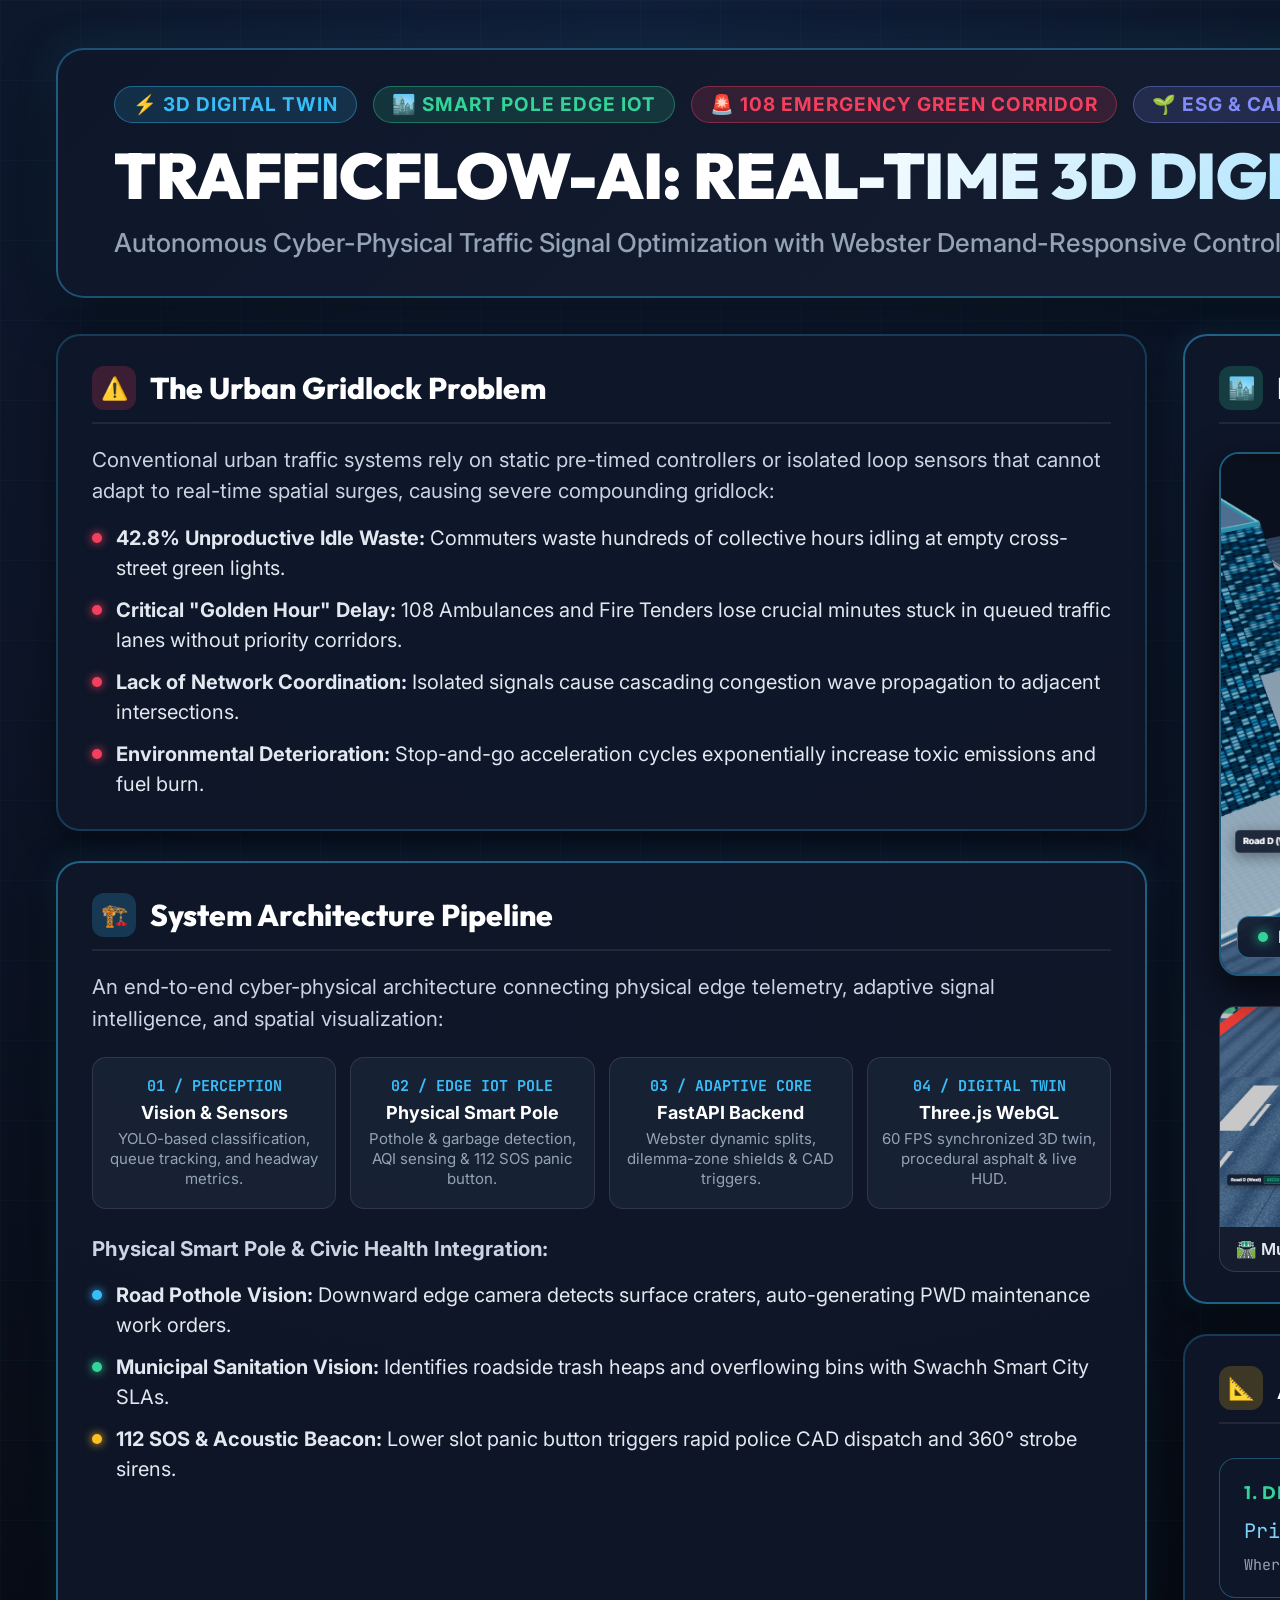
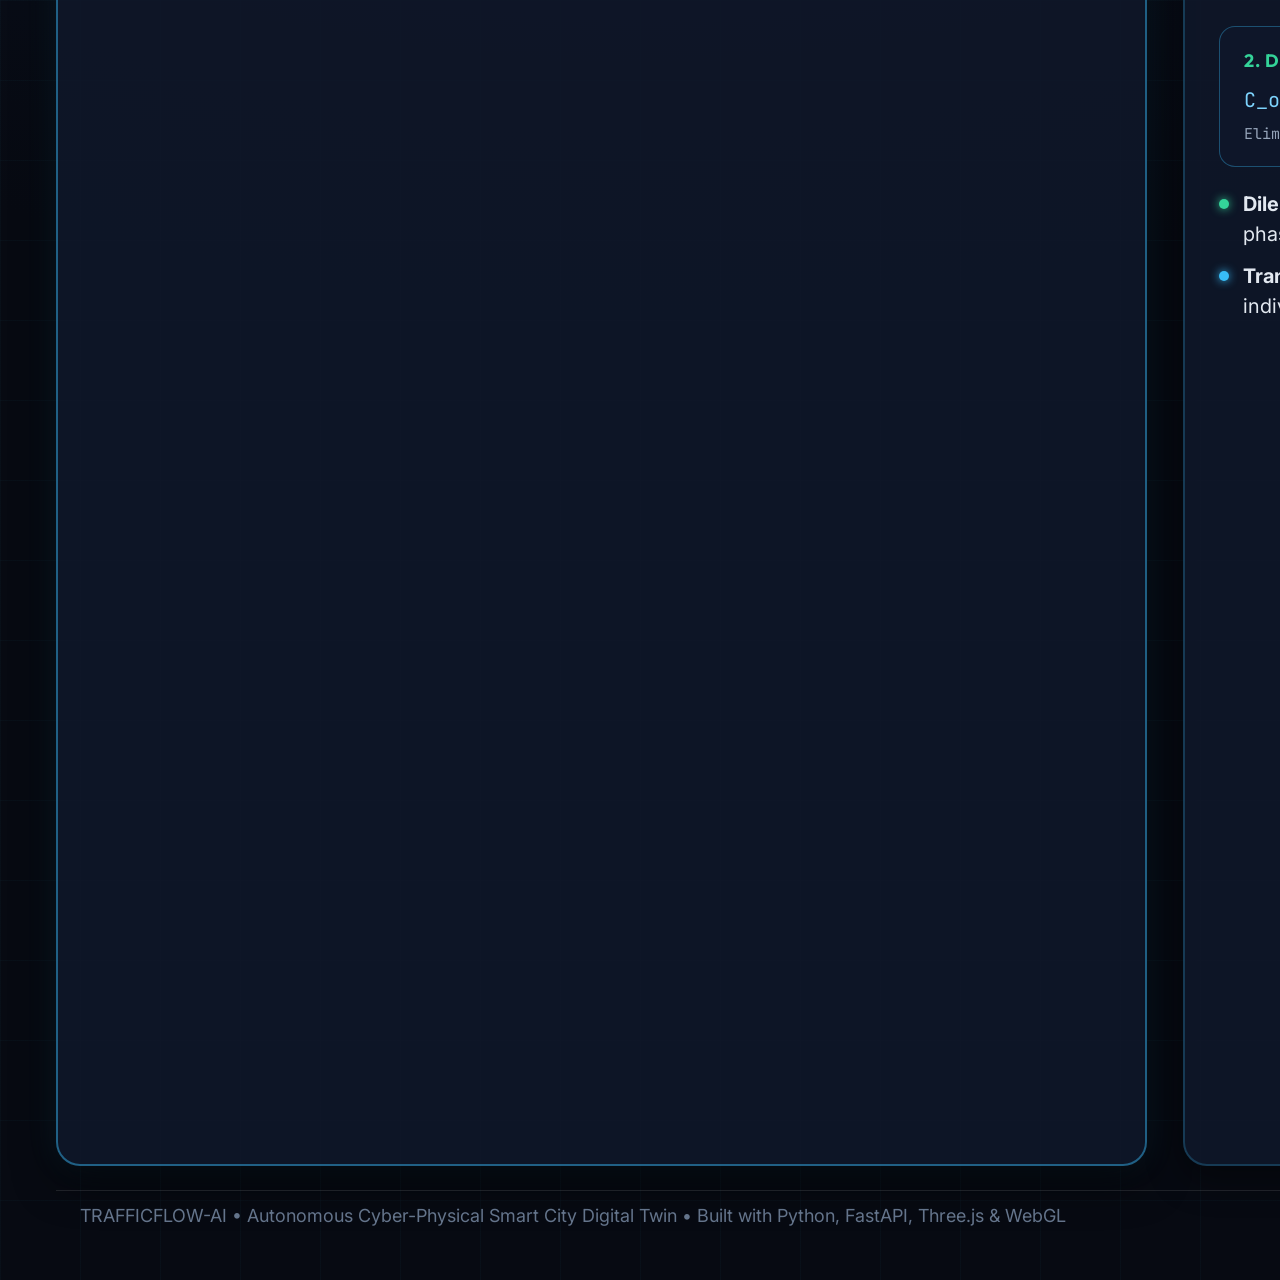
<file: poster/index.html>
<!DOCTYPE html>
<html lang="en">
<head>
  <meta charset="UTF-8">
  <meta name="viewport" content="width=device-width, initial-scale=1.0">
  <title>TRAFFICFLOW-AI Academic Poster</title>
  <link rel="preconnect" href="https://fonts.googleapis.com">
  <link rel="preconnect" href="https://fonts.gstatic.com" crossorigin>
  <link href="https://fonts.googleapis.com/css2?family=Inter:wght@300;400;500;600;700;800;900&family=JetBrains+Mono:wght@400;600;700&family=Outfit:wght@500;700;800;900&display=swap" rel="stylesheet">
  <style>
    :root {
      --bg-dark: #070a12;
      --card-bg: rgba(15, 23, 42, 0.88);
      --card-border: rgba(56, 189, 248, 0.22);
      --cyan: #38bdf8;
      --emerald: #34d399;
      --amber: #fbbf24;
      --rose: #f43f5e;
      --indigo: #818cf8;
      --text-main: #f1f5f9;
      --text-muted: #94a3b8;
      --text-dim: #64748b;
    }

    * {
      box-sizing: border-box;
      margin: 0;
      padding: 0;
    }

    @page {
      size: 48in 36in;
      margin: 0;
    }

    body {
      width: 3840px;
      height: 2880px;
      background: radial-gradient(circle at 50% 0%, #111e38 0%, var(--bg-dark) 65%);
      color: var(--text-main);
      font-family: 'Inter', -apple-system, sans-serif;
      overflow: hidden;
      display: flex;
      flex-direction: column;
      padding: 48px 56px 40px 56px;
      position: relative;
    }

    /* Ambient background grid */
    body::before {
      content: "";
      position: absolute;
      top: 0; left: 0; right: 0; bottom: 0;
      background-image: 
        linear-gradient(rgba(56, 189, 248, 0.03) 1px, transparent 1px),
        linear-gradient(90deg, rgba(56, 189, 248, 0.03) 1px, transparent 1px);
      background-size: 80px 80px;
      pointer-events: none;
      z-index: 0;
    }

    /* Top Header Banner */
    header {
      position: relative;
      z-index: 10;
      background: linear-gradient(135deg, rgba(15, 23, 42, 0.95), rgba(30, 41, 59, 0.85));
      border: 2px solid rgba(56, 189, 248, 0.35);
      border-radius: 28px;
      padding: 36px 56px;
      box-shadow: 0 20px 50px rgba(0, 0, 0, 0.6), 0 0 40px rgba(56, 189, 248, 0.15);
      display: flex;
      justify-content: space-between;
      align-items: center;
      margin-bottom: 36px;
    }

    .header-left {
      max-width: 2750px;
    }

    .badge-bar {
      display: flex;
      gap: 16px;
      margin-bottom: 16px;
    }

    .badge {
      display: inline-flex;
      align-items: center;
      gap: 8px;
      padding: 6px 18px;
      border-radius: 9999px;
      font-size: 19px;
      font-weight: 700;
      text-transform: uppercase;
      letter-spacing: 1px;
    }

    .badge-cyan { background: rgba(56, 189, 248, 0.15); color: var(--cyan); border: 1.5px solid rgba(56, 189, 248, 0.4); }
    .badge-emerald { background: rgba(52, 211, 153, 0.15); color: var(--emerald); border: 1.5px solid rgba(52, 211, 153, 0.4); }
    .badge-rose { background: rgba(244, 63, 94, 0.15); color: var(--rose); border: 1.5px solid rgba(244, 63, 94, 0.4); }
    .badge-indigo { background: rgba(129, 140, 248, 0.15); color: var(--indigo); border: 1.5px solid rgba(129, 140, 248, 0.4); }

    h1 {
      font-family: 'Outfit', sans-serif;
      font-size: 64px;
      font-weight: 900;
      line-height: 1.15;
      letter-spacing: -0.5px;
      background: linear-gradient(110deg, #ffffff 30%, #7dd3fc 70%, #34d399 100%);
      -webkit-background-clip: text;
      -webkit-text-fill-color: transparent;
      margin-bottom: 12px;
    }

    .header-subtitle {
      font-size: 26px;
      color: var(--text-muted);
      font-weight: 500;
      line-height: 1.35;
    }

    .header-meta {
      display: flex;
      flex-direction: column;
      align-items: flex-end;
      text-align: right;
      gap: 10px;
    }

    .meta-dept {
      font-size: 24px;
      font-weight: 700;
      color: var(--cyan);
      letter-spacing: 0.5px;
    }

    .meta-authors {
      font-size: 22px;
      color: #e2e8f0;
      font-weight: 600;
    }

    .meta-guide {
      font-size: 19px;
      color: var(--text-dim);
    }

    /* Main Poster Body: 3 Balanced Columns */
    main {
      position: relative;
      z-index: 10;
      display: grid;
      grid-template-columns: 1fr 1.35fr 1fr;
      gap: 36px;
      flex: 1;
      min-height: 0;
    }

    .col {
      display: flex;
      flex-direction: column;
      gap: 30px;
      min-height: 0;
    }

    /* Standard Card Container */
    .card {
      background: var(--card-bg);
      border: 2px solid var(--card-border);
      border-radius: 24px;
      padding: 30px 34px;
      box-shadow: 0 12px 36px rgba(0, 0, 0, 0.45);
      position: relative;
      display: flex;
      flex-direction: column;
    }

    .card-highlight {
      border-color: rgba(56, 189, 248, 0.45);
      box-shadow: 0 16px 40px rgba(0, 0, 0, 0.6), 0 0 30px rgba(56, 189, 248, 0.12);
    }

    .card-title {
      display: flex;
      align-items: center;
      gap: 14px;
      font-family: 'Outfit', sans-serif;
      font-size: 30px;
      font-weight: 800;
      color: #ffffff;
      margin-bottom: 20px;
      border-bottom: 2px solid rgba(255, 255, 255, 0.08);
      padding-bottom: 12px;
    }

    .card-title-icon {
      width: 44px;
      height: 44px;
      border-radius: 12px;
      display: flex;
      align-items: center;
      justify-content: center;
      font-size: 22px;
      flex-shrink: 0;
    }

    .icon-cyan { background: rgba(56, 189, 248, 0.2); color: var(--cyan); }
    .icon-emerald { background: rgba(52, 211, 153, 0.2); color: var(--emerald); }
    .icon-rose { background: rgba(244, 63, 94, 0.2); color: var(--rose); }
    .icon-amber { background: rgba(251, 191, 36, 0.2); color: var(--amber); }
    .icon-indigo { background: rgba(129, 140, 248, 0.2); color: var(--indigo); }

    /* Typography & Lists */
    p {
      font-size: 20.5px;
      color: #cbd5e1;
      line-height: 1.55;
      margin-bottom: 16px;
    }

    .bullet-list {
      list-style: none;
      display: flex;
      flex-direction: column;
      gap: 12px;
    }

    .bullet-item {
      display: flex;
      align-items: flex-start;
      gap: 14px;
      font-size: 20px;
      line-height: 1.5;
      color: #e2e8f0;
    }

    .bullet-dot {
      width: 10px;
      height: 10px;
      border-radius: 50%;
      margin-top: 10px;
      flex-shrink: 0;
    }

    .dot-cyan { background: var(--cyan); box-shadow: 0 0 10px var(--cyan); }
    .dot-emerald { background: var(--emerald); box-shadow: 0 0 10px var(--emerald); }
    .dot-rose { background: var(--rose); box-shadow: 0 0 10px var(--rose); }
    .dot-amber { background: var(--amber); box-shadow: 0 0 10px var(--amber); }

    /* Architecture Grid */
    .arch-flow {
      display: grid;
      grid-template-columns: repeat(4, 1fr);
      gap: 14px;
      margin-top: 6px;
    }

    .arch-step {
      background: rgba(30, 41, 59, 0.65);
      border: 1.5px solid rgba(255, 255, 255, 0.1);
      border-radius: 14px;
      padding: 18px 14px;
      text-align: center;
    }

    .arch-step-num {
      font-family: 'JetBrains Mono', monospace;
      font-size: 15px;
      font-weight: 700;
      color: var(--cyan);
      margin-bottom: 6px;
    }

    .arch-step-title {
      font-size: 18px;
      font-weight: 700;
      color: #ffffff;
      margin-bottom: 6px;
    }

    .arch-step-desc {
      font-size: 15px;
      color: var(--text-muted);
      line-height: 1.35;
    }

    /* Math Box */
    .formula-box {
      background: rgba(15, 23, 42, 0.95);
      border: 1.5px solid rgba(56, 189, 248, 0.35);
      border-radius: 16px;
      padding: 20px 24px;
      margin: 14px 0;
      font-family: 'JetBrains Mono', monospace;
      font-size: 20px;
      color: #7dd3fc;
      line-height: 1.6;
    }

    .formula-title {
      font-family: 'Outfit', sans-serif;
      font-size: 18px;
      font-weight: 700;
      color: var(--emerald);
      text-transform: uppercase;
      letter-spacing: 0.8px;
      margin-bottom: 8px;
    }

    /* Hero 3D Centerpiece */
    .hero-container {
      position: relative;
      border-radius: 20px;
      overflow: hidden;
      border: 2px solid rgba(56, 189, 248, 0.4);
      box-shadow: 0 16px 40px rgba(0, 0, 0, 0.7);
      margin: 8px 0 20px 0;
    }

    .hero-img {
      width: 100%;
      height: 520px;
      object-fit: cover;
      display: block;
    }

    .hero-overlay-tag {
      position: absolute;
      bottom: 16px;
      left: 16px;
      background: rgba(15, 23, 42, 0.9);
      backdrop-filter: blur(8px);
      border: 1px solid rgba(56, 189, 248, 0.5);
      padding: 10px 20px;
      border-radius: 12px;
      font-size: 17px;
      font-weight: 600;
      color: #ffffff;
      display: flex;
      align-items: center;
      gap: 10px;
    }

    .pulse-dot {
      width: 10px;
      height: 10px;
      border-radius: 50%;
      background: var(--emerald);
      box-shadow: 0 0 12px var(--emerald);
    }

    /* Dual Thumbnail Strip */
    .thumb-grid {
      display: grid;
      grid-template-columns: 1fr 1fr;
      gap: 18px;
      margin-top: 10px;
    }

    .thumb-card {
      border-radius: 16px;
      overflow: hidden;
      border: 1.5px solid rgba(255, 255, 255, 0.12);
      background: rgba(30, 41, 59, 0.4);
    }

    .thumb-card img {
      width: 100%;
      height: 220px;
      object-fit: cover;
      display: block;
    }

    .thumb-card-caption {
      padding: 12px 16px;
      font-size: 16.5px;
      color: #e2e8f0;
      font-weight: 600;
    }

    /* Metrics Table & Stats Cards */
    .stats-row {
      display: grid;
      grid-template-columns: repeat(3, 1fr);
      gap: 16px;
      margin: 14px 0 20px 0;
    }

    .stat-pill {
      background: linear-gradient(145deg, rgba(30, 41, 59, 0.8), rgba(15, 23, 42, 0.9));
      border: 1.5px solid rgba(255, 255, 255, 0.1);
      border-radius: 18px;
      padding: 20px 16px;
      text-align: center;
    }

    .stat-val {
      font-family: 'Outfit', sans-serif;
      font-size: 44px;
      font-weight: 900;
      line-height: 1.1;
      margin-bottom: 6px;
    }

    .stat-val-cyan { color: var(--cyan); }
    .stat-val-emerald { color: var(--emerald); }
    .stat-val-rose { color: var(--rose); }

    .stat-lbl {
      font-size: 16px;
      font-weight: 600;
      color: var(--text-muted);
      text-transform: uppercase;
      letter-spacing: 0.5px;
    }

    /* Benchmark Comparison Table */
    .bench-table {
      width: 100%;
      border-collapse: collapse;
      margin-top: 10px;
      font-size: 18px;
    }

    .bench-table th {
      background: rgba(30, 41, 59, 0.85);
      color: var(--cyan);
      text-align: left;
      padding: 14px 18px;
      font-family: 'Outfit', sans-serif;
      font-size: 19px;
      font-weight: 700;
      border-bottom: 2px solid rgba(56, 189, 248, 0.3);
    }

    .bench-table td {
      padding: 14px 18px;
      border-bottom: 1px solid rgba(255, 255, 255, 0.08);
      color: #e2e8f0;
    }

    .bench-table tr:hover td {
      background: rgba(56, 189, 248, 0.04);
    }

    .highlight-cell {
      font-family: 'JetBrains Mono', monospace;
      font-weight: 700;
      color: var(--emerald);
    }

    /* Live QR Demo Section */
    .qr-container {
      display: flex;
      align-items: center;
      gap: 28px;
      background: linear-gradient(135deg, rgba(30, 41, 59, 0.9), rgba(15, 23, 42, 0.95));
      border: 2px solid var(--emerald);
      border-radius: 20px;
      padding: 24px 28px;
      box-shadow: 0 10px 30px rgba(52, 211, 153, 0.15);
      margin-top: auto;
    }

    .qr-img {
      width: 160px;
      height: 160px;
      border-radius: 12px;
      background: #ffffff;
      padding: 6px;
      flex-shrink: 0;
      box-shadow: 0 4px 16px rgba(0, 0, 0, 0.5);
    }

    .qr-info h4 {
      font-family: 'Outfit', sans-serif;
      font-size: 24px;
      font-weight: 800;
      color: var(--emerald);
      margin-bottom: 8px;
    }

    .qr-info p {
      font-size: 18px;
      color: #cbd5e1;
      line-height: 1.45;
      margin-bottom: 8px;
    }

    .qr-url {
      font-family: 'JetBrains Mono', monospace;
      font-size: 15px;
      color: var(--cyan);
      word-break: break-all;
    }

    /* Footer info */
    footer {
      position: relative;
      z-index: 10;
      margin-top: 24px;
      display: flex;
      justify-content: space-between;
      align-items: center;
      padding: 14px 24px;
      border-top: 1px solid rgba(255, 255, 255, 0.1);
      font-size: 18px;
      color: var(--text-dim);
    }
  </style>
</head>
<body>

  <!-- HEADER -->
  <header>
    <div class="header-left">
      <div class="badge-bar">
        <span class="badge badge-cyan">⚡ 3D Digital Twin</span>
        <span class="badge badge-emerald">🏙️ Smart Pole Edge IoT</span>
        <span class="badge badge-rose">🚨 108 Emergency Green Corridor</span>
        <span class="badge badge-indigo">🌱 ESG & Carbon Analytics</span>
      </div>
      <h1>TRAFFICFLOW-AI: REAL-TIME 3D DIGITAL TWIN & SMART POLE EDGE IOT</h1>
      <div class="header-subtitle">
        Autonomous Cyber-Physical Traffic Signal Optimization with Webster Demand-Responsive Control, Dilemma-Zone Shielding & Automated Emergency Corridors
      </div>
    </div>
    <div class="header-meta">
      <div class="meta-dept">DEPARTMENT OF COMPUTER SCIENCE & ENGINEERING</div>
      <div class="meta-authors">Academic Project & Research Showcase</div>
      <div class="meta-guide">Autonomous Smart Cities & Cyber-Physical Systems Lab</div>
    </div>
  </header>

  <!-- MAIN POSTER: 3 COLUMNS -->
  <main>

    <!-- ==================== COLUMN 1 ==================== -->
    <div class="col">

      <!-- Problem Statement -->
      <div class="card">
        <div class="card-title">
          <div class="card-title-icon icon-rose">⚠️</div>
          The Urban Gridlock Problem
        </div>
        <p>
          Conventional urban traffic systems rely on static pre-timed controllers or isolated loop sensors that cannot adapt to real-time spatial surges, causing severe compounding gridlock:
        </p>
        <ul class="bullet-list">
          <li class="bullet-item">
            <div class="bullet-dot dot-rose"></div>
            <div><strong>42.8% Unproductive Idle Waste:</strong> Commuters waste hundreds of collective hours idling at empty cross-street green lights.</div>
          </li>
          <li class="bullet-item">
            <div class="bullet-dot dot-rose"></div>
            <div><strong>Critical "Golden Hour" Delay:</strong> 108 Ambulances and Fire Tenders lose crucial minutes stuck in queued traffic lanes without priority corridors.</div>
          </li>
          <li class="bullet-item">
            <div class="bullet-dot dot-rose"></div>
            <div><strong>Lack of Network Coordination:</strong> Isolated signals cause cascading congestion wave propagation to adjacent intersections.</div>
          </li>
          <li class="bullet-item">
            <div class="bullet-dot dot-rose"></div>
            <div><strong>Environmental Deterioration:</strong> Stop-and-go acceleration cycles exponentially increase toxic emissions and fuel burn.</div>
          </li>
        </ul>
      </div>

      <!-- System Architecture -->
      <div class="card card-highlight" style="flex: 1;">
        <div class="card-title">
          <div class="card-title-icon icon-cyan">🏗️</div>
          System Architecture Pipeline
        </div>
        <p>
          An end-to-end cyber-physical architecture connecting physical edge telemetry, adaptive signal intelligence, and spatial visualization:
        </p>

        <div class="arch-flow">
          <div class="arch-step">
            <div class="arch-step-num">01 / PERCEPTION</div>
            <div class="arch-step-title">Vision & Sensors</div>
            <div class="arch-step-desc">YOLO-based classification, queue tracking, and headway metrics.</div>
          </div>
          <div class="arch-step">
            <div class="arch-step-num">02 / EDGE IOT POLE</div>
            <div class="arch-step-title">Physical Smart Pole</div>
            <div class="arch-step-desc">Pothole & garbage detection, AQI sensing & 112 SOS panic button.</div>
          </div>
          <div class="arch-step">
            <div class="arch-step-num">03 / ADAPTIVE CORE</div>
            <div class="arch-step-title">FastAPI Backend</div>
            <div class="arch-step-desc">Webster dynamic splits, dilemma-zone shields & CAD triggers.</div>
          </div>
          <div class="arch-step">
            <div class="arch-step-num">04 / DIGITAL TWIN</div>
            <div class="arch-step-title">Three.js WebGL</div>
            <div class="arch-step-desc">60 FPS synchronized 3D twin, procedural asphalt & live HUD.</div>
          </div>
        </div>

        <div style="margin-top: 24px;">
          <p><strong>Physical Smart Pole & Civic Health Integration:</strong></p>
          <ul class="bullet-list">
            <li class="bullet-item">
              <div class="bullet-dot dot-cyan"></div>
              <div><strong>Road Pothole Vision:</strong> Downward edge camera detects surface craters, auto-generating PWD maintenance work orders.</div>
            </li>
            <li class="bullet-item">
              <div class="bullet-dot dot-emerald"></div>
              <div><strong>Municipal Sanitation Vision:</strong> Identifies roadside trash heaps and overflowing bins with Swachh Smart City SLAs.</div>
            </li>
            <li class="bullet-item">
              <div class="bullet-dot dot-amber"></div>
              <div><strong>112 SOS & Acoustic Beacon:</strong> Lower slot panic button triggers rapid police CAD dispatch and 360° strobe sirens.</div>
            </li>
          </ul>
        </div>
      </div>

    </div>

    <!-- ==================== COLUMN 2 ==================== -->
    <div class="col">

      <!-- Hero 3D Simulation View -->
      <div class="card card-highlight">
        <div class="card-title">
          <div class="card-title-icon icon-emerald">🏙️</div>
          High-Fidelity 3D Digital Twin Visualizer
        </div>
        
        <div class="hero-container">
          <img src="assets/screenshot_realistic_roads_overview.png" alt="TrafficFlow-AI 3D Digital Twin Hero" class="hero-img">
          <div class="hero-overlay-tag">
            <div class="pulse-dot"></div>
            <span>LIVE WEBGL SIMULATION • 60 FPS SPATIAL SYNCHRONIZATION</span>
          </div>
        </div>

        <!-- Thumbnails of realistic roadway details -->
        <div class="thumb-grid">
          <div class="thumb-card">
            <img src="assets/screenshot_realistic_roads_approach_arrows.png" alt="Stenciled Arrows and Lane Divides">
            <div class="thumb-card-caption">🛣️ Multi-Lane Markings & Stenciled Directional Turn Arrows</div>
          </div>
          <div class="thumb-card">
            <img src="assets/screenshot_realistic_roads_curbs_sidewalks.png" alt="Sidewalk and Urban Infrastructure">
            <div class="thumb-card-caption">🚶 Raised Pedestrian Plazas, Curbs & Drainage Grates</div>
          </div>
        </div>
      </div>

      <!-- Algorithmic Formulation -->
      <div class="card" style="flex: 1;">
        <div class="card-title">
          <div class="card-title-icon icon-amber">📐</div>
          Adaptive Decision Logic & Mathematical Formulation
        </div>

        <div class="formula-box">
          <div class="formula-title">1. Demand-Responsive Priority Scoring</div>
          Priority_r = (w_q · Q_r) + (w_w · W_r) + (w_t · T_r) + DilemmaZoneShield(v, d)
          <div style="font-size: 15px; color: #94a3b8; margin-top: 6px;">
            Where: Q_r = queue length, W_r = wait latency, T_r = transit vehicle weight (buses/trams), v = platoon approach speed.
          </div>
        </div>

        <div class="formula-box">
          <div class="formula-title">2. Dynamic Cycle & Green Split Allocation (Webster-Equated)</div>
          C_opt = (1.5 · L + 5) / (1 - ∑ y_i),     g_i = (y_i / Y) · (C_opt - L)
          <div style="font-size: 15px; color: #94a3b8; margin-top: 6px;">
            Eliminates wasted green time by allocating phase splits strictly proportional to critical flow saturation ratios (y_i = q_i / s_i).
          </div>
        </div>

        <ul class="bullet-list" style="margin-top: 8px;">
          <li class="bullet-item">
            <div class="bullet-dot dot-emerald"></div>
            <div><strong>Dilemma Zone Protection:</strong> Tracks inbound platoon deceleration thresholds; if vehicles cannot safely stop before red without severe braking, amber phase extends dynamically by up to 2.5s.</div>
          </li>
          <li class="bullet-item">
            <div class="bullet-dot dot-cyan"></div>
            <div><strong>Transit Signal Priority (TSP):</strong> Grants priority green extensions for high-capacity public buses, maximizing overall passenger throughput over individual vehicle counts.</div>
          </li>
        </ul>
      </div>

    </div>

    <!-- ==================== COLUMN 3 ==================== -->
    <div class="col">

      <!-- Emergency Preemption -->
      <div class="card">
        <div class="card-title">
          <div class="card-title-icon icon-rose">🚨</div>
          Zero-Delay Emergency Green Corridor
        </div>
        <p>
          When an authorized emergency responder (108 Ambulance, Fire Tender) is detected by CAD dispatch or acoustic sirens:
        </p>
        <ul class="bullet-list">
          <li class="bullet-item">
            <div class="bullet-dot dot-rose"></div>
            <div><strong>Autonomous Corridor Lock:</strong> Signal switches conflicting directions through standard yellow clearance, locking the emergency corridor to green.</div>
          </li>
          <li class="bullet-item">
            <div class="bullet-dot dot-emerald"></div>
            <div><strong>Zero Intersection Stagnation:</strong> Clearance times for ambulances drop from 98s in heavy congestion to 0s queue delay.</div>
          </li>
          <li class="bullet-item">
            <div class="bullet-dot dot-cyan"></div>
            <div><strong>Seamless Recovery:</strong> Once the emergency vehicle clears the conflict box, the system gracefully recovers standard phase rotation without starvation.</div>
          </li>
        </ul>
      </div>

      <!-- Benchmark Results -->
      <div class="card">
        <div class="card-title">
          <div class="card-title-icon icon-emerald">📊</div>
          Empirical Benchmarks & Verification
        </div>

        <div class="stats-row">
          <div class="stat-pill">
            <div class="stat-val stat-val-emerald">-40.4%</div>
            <div class="stat-lbl">Avg Wait Time</div>
          </div>
          <div class="stat-pill">
            <div class="stat-val stat-val-cyan">+39.0%</div>
            <div class="stat-lbl">Throughput</div>
          </div>
          <div class="stat-pill">
            <div class="stat-val stat-val-rose">0s Delay</div>
            <div class="stat-lbl">108 Corridor</div>
          </div>
        </div>

        <table class="bench-table">
          <thead>
            <tr>
              <th>Performance Metric</th>
              <th>Fixed-Time Baseline</th>
              <th>TrafficFlow-AI</th>
              <th>Improvement</th>
            </tr>
          </thead>
          <tbody>
            <tr>
              <td>Average Queue Wait Time</td>
              <td>31.2 sec</td>
              <td class="highlight-cell">18.6 sec</td>
              <td class="highlight-cell">40.4% Faster</td>
            </tr>
            <tr>
              <td>Intersection Throughput</td>
              <td>42.0 veh/min</td>
              <td class="highlight-cell">58.4 veh/min</td>
              <td class="highlight-cell">+39.0% Volume</td>
            </tr>
            <tr>
              <td>Ambulance Delay (Peak)</td>
              <td>98.0 sec</td>
              <td class="highlight-cell">0.0 sec</td>
              <td class="highlight-cell">Zero Delay</td>
            </tr>
            <tr>
              <td>Peak Queue Accumulation</td>
              <td>19 vehicles</td>
              <td class="highlight-cell">7 vehicles</td>
              <td class="highlight-cell">63.1% Lower</td>
            </tr>
          </tbody>
        </table>
      </div>

      <!-- Economic & ESG ROI -->
      <div class="card">
        <div class="card-title">
          <div class="card-title-icon icon-amber">🌱</div>
          Smart City Economic & ESG Impact
        </div>
        <p>
          Quantifiable return on investment measured through active fuel reduction, time reclamation, and emissions mitigation:
        </p>
        <ul class="bullet-list">
          <li class="bullet-item">
            <div class="bullet-dot dot-emerald"></div>
            <div><strong>₹171.4 Lakhs Projected Annual Savings:</strong> Based on 0.8 L/hr idling fuel burn savings across peak commuter volumes.</div>
          </li>
          <li class="bullet-item">
            <div class="bullet-dot dot-cyan"></div>
            <div><strong>142 Metric Tons Annual CO₂ Reduction:</strong> Drastic reduction in stop-start idling prevents heavy greenhouse gas accumulation at key junctions.</div>
          </li>
        </ul>
      </div>

      <!-- Interactive QR Code Live Demo -->
      <div class="qr-container">
        <img src="assets/qr_live_demo.png" alt="Scan to Launch 3D Simulation" class="qr-img">
        <div class="qr-info">
          <h4>📱 Interactive Live Demo</h4>
          <p>Scan with your phone to control the 3D Digital Twin, inspect live queues, and trigger 108 Emergency Corridors in real-time!</p>
          <div class="qr-url">https://fan-dock-sciences-updating.trycloudflare.com</div>
        </div>
      </div>

    </div>

  </main>

  <!-- FOOTER -->
  <footer>
    <div>TRAFFICFLOW-AI • Autonomous Cyber-Physical Smart City Digital Twin • Built with Python, FastAPI, Three.js & WebGL</div>
    <div>Class Poster Presentation • Academic Session 2026</div>
  </footer>

</body>
</html>
</file>
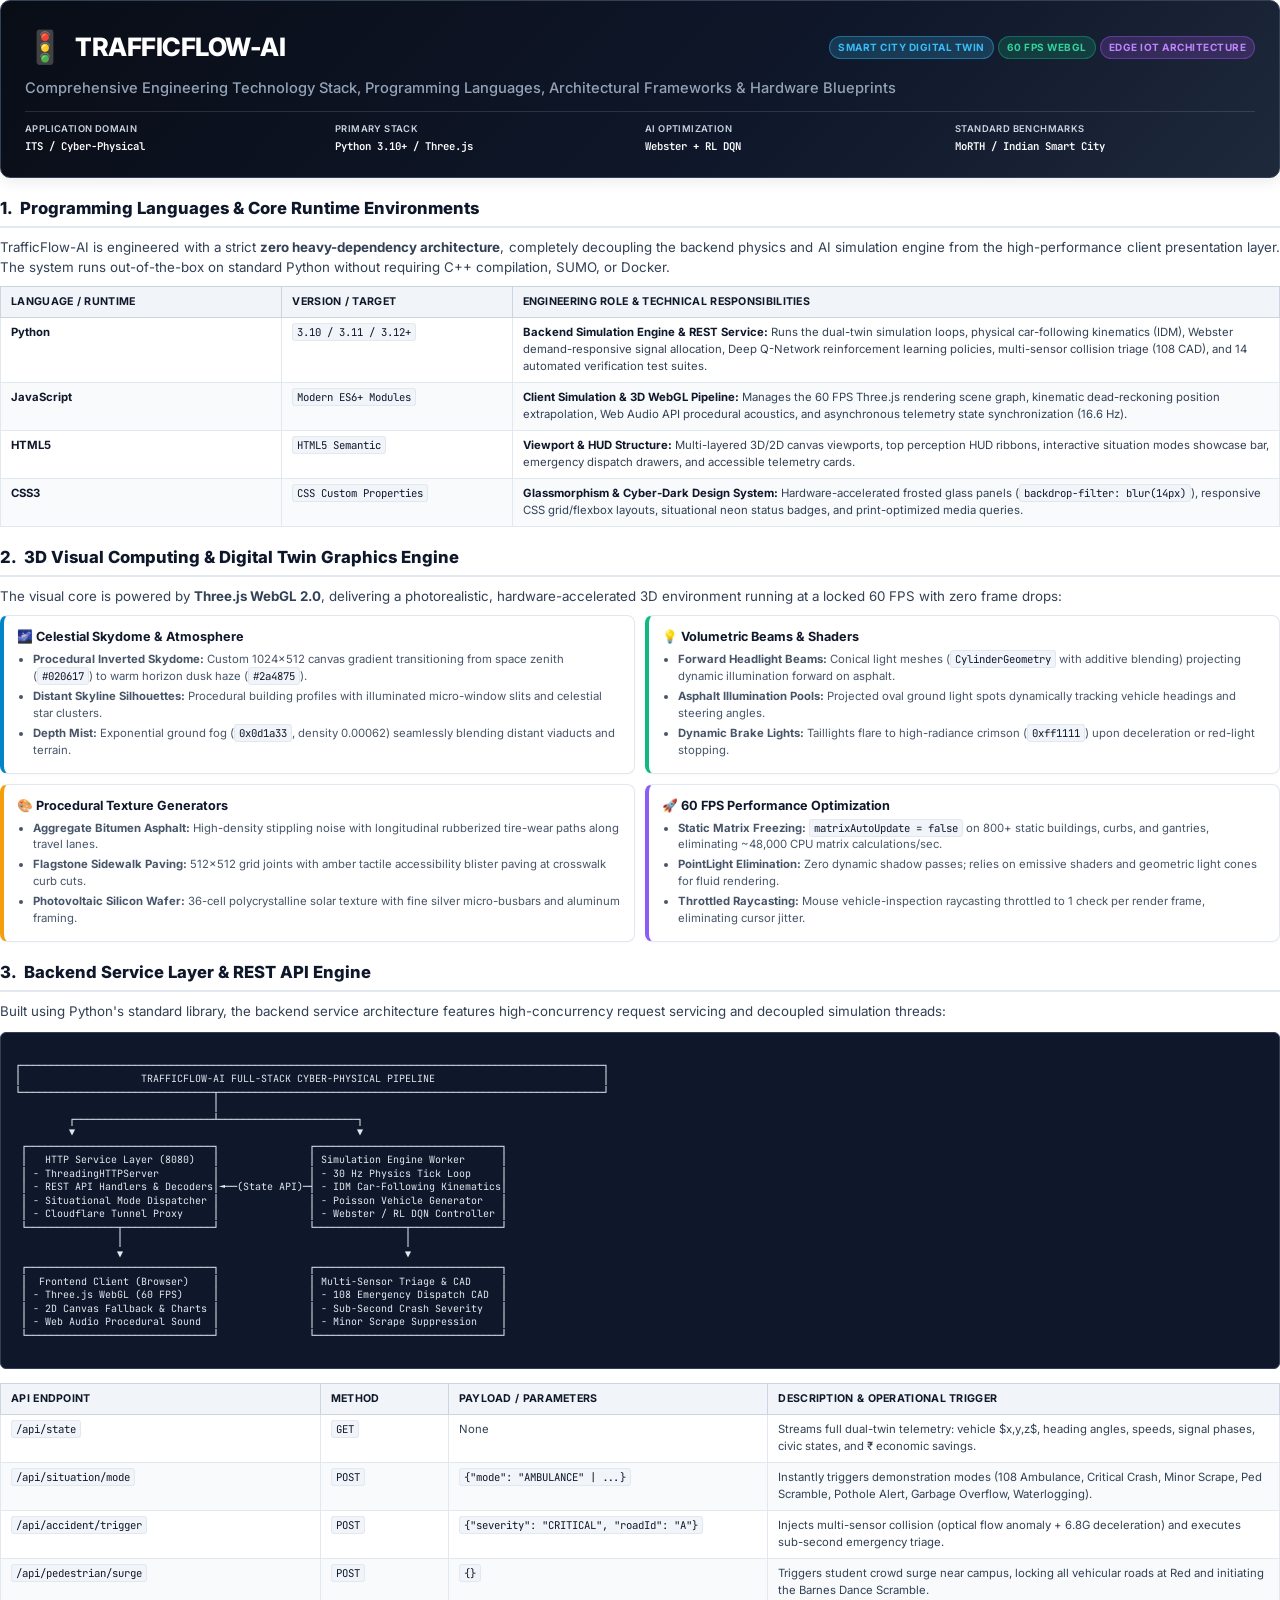
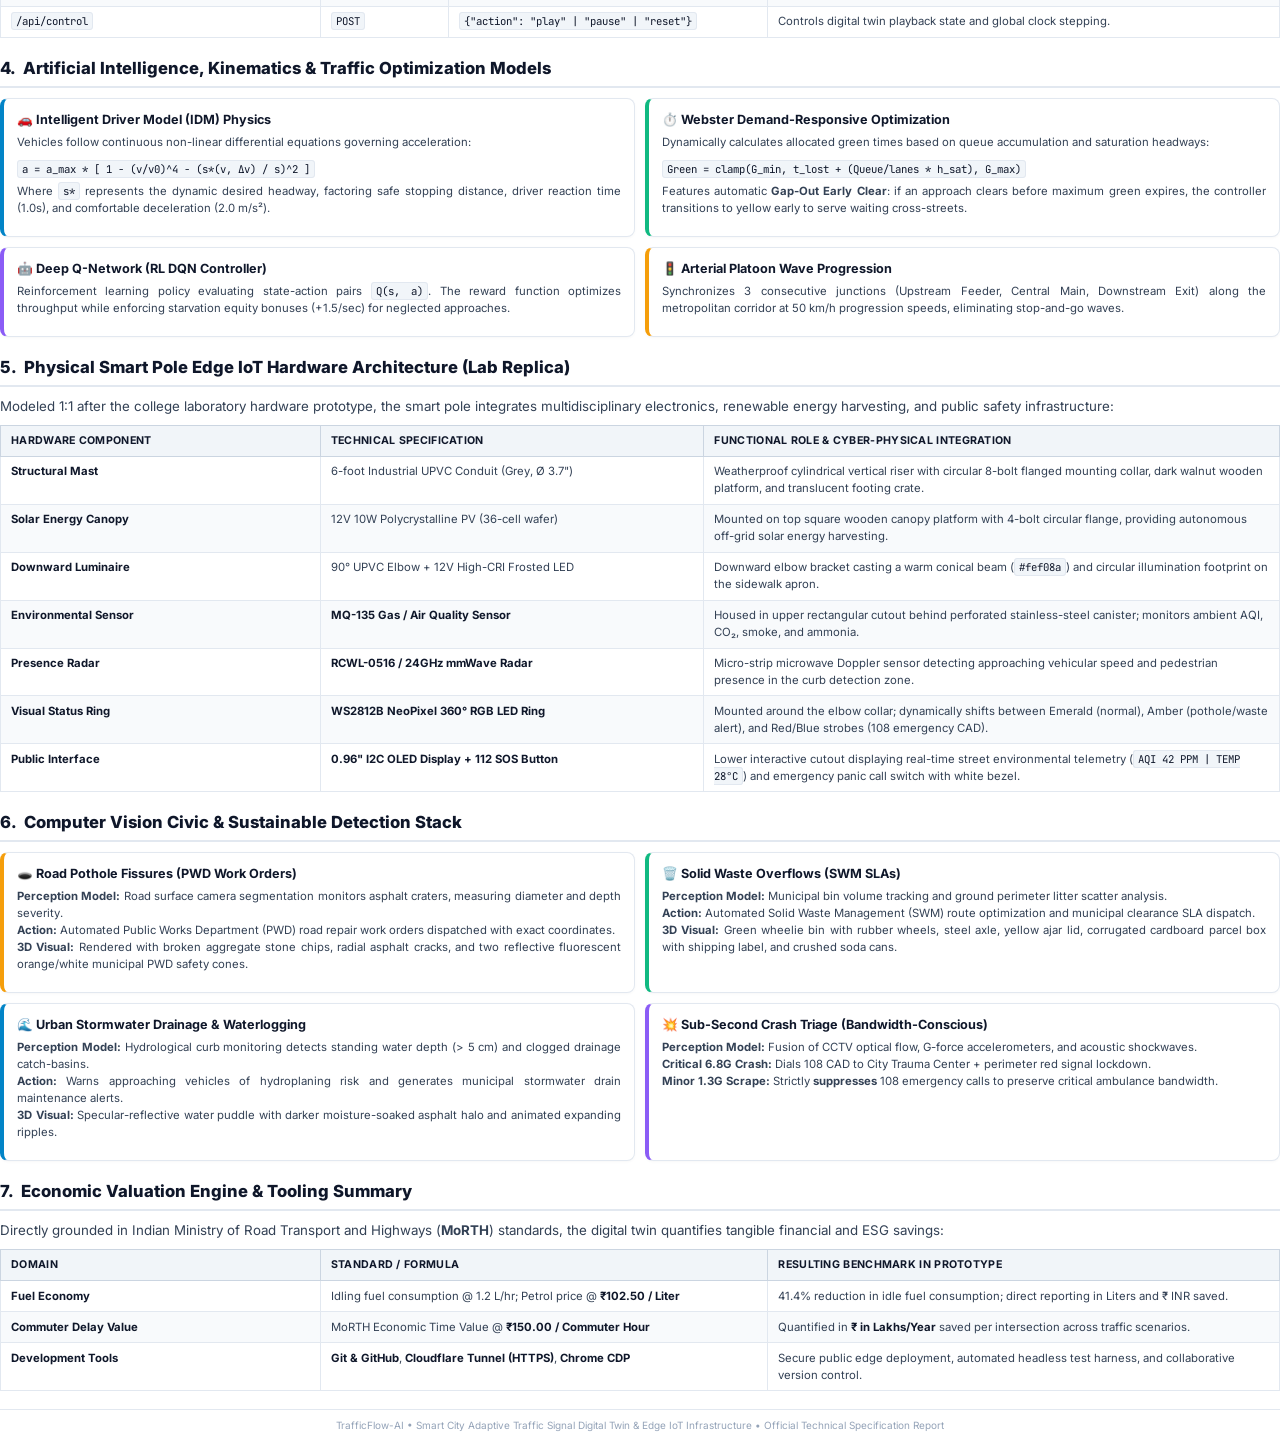
<file: TrafficFlow-AI_Tech_Stack_and_Tools.html>
<!DOCTYPE html>
<html lang="en">
<head>
  <meta charset="UTF-8">
  <title>TrafficFlow-AI: Comprehensive Technology Stack, Tools & Architecture Specification</title>
  <style>
    @import url('https://fonts.googleapis.com/css2?family=Inter:wght@400;500;600;700;800&family=JetBrains+Mono:wght@400;500;600;700&display=swap');

    @page {
      size: A4;
      margin: 14mm 14mm 14mm 14mm;
      @bottom-right {
        content: counter(page) " of " counter(pages);
      }
    }

    * {
      box-sizing: border-box;
      margin: 0;
      padding: 0;
    }

    body {
      font-family: 'Inter', -apple-system, BlinkMacSystemFont, 'Segoe UI', Roboto, sans-serif;
      color: #1e293b;
      background: #ffffff;
      font-size: 10pt;
      line-height: 1.5;
      -webkit-print-color-adjust: exact;
      print-color-adjust: exact;
    }

    /* Cover / Header Banner */
    .header-banner {
      background: linear-gradient(135deg, #090d16 0%, #0f172a 60%, #1e293b 100%);
      color: #ffffff;
      padding: 22px 24px;
      border-radius: 10px;
      margin-bottom: 18px;
      border: 1px solid #334155;
      box-shadow: 0 4px 14px rgba(0,0,0,0.08);
    }

    .brand-row {
      display: flex;
      align-items: center;
      justify-content: space-between;
      margin-bottom: 8px;
    }

    .brand-title {
      display: flex;
      align-items: center;
      gap: 10px;
    }

    .brand-title h1 {
      font-size: 19pt;
      font-weight: 800;
      letter-spacing: -0.5px;
      color: #ffffff;
    }

    .tag-badge {
      display: inline-block;
      font-size: 7.5pt;
      font-weight: 700;
      text-transform: uppercase;
      letter-spacing: 0.5px;
      padding: 3px 8px;
      border-radius: 12px;
    }

    .tag-blue { background: rgba(56, 189, 248, 0.2); color: #38bdf8; border: 1px solid rgba(56, 189, 248, 0.4); }
    .tag-green { background: rgba(16, 185, 129, 0.2); color: #34d399; border: 1px solid rgba(16, 185, 129, 0.4); }
    .tag-purple { background: rgba(168, 85, 247, 0.2); color: #c084fc; border: 1px solid rgba(168, 85, 247, 0.4); }

    .header-subtitle {
      font-size: 11pt;
      color: #94a3b8;
      font-weight: 500;
      margin-bottom: 12px;
      line-height: 1.35;
    }

    .meta-grid {
      display: grid;
      grid-template-columns: repeat(4, 1fr);
      gap: 10px;
      padding-top: 10px;
      border-top: 1px solid rgba(255, 255, 255, 0.12);
      font-size: 8pt;
    }

    .meta-item strong {
      display: block;
      color: #cbd5e1;
      font-weight: 600;
      margin-bottom: 2px;
      text-transform: uppercase;
      font-size: 7pt;
      letter-spacing: 0.4px;
    }

    .meta-item span {
      color: #ffffff;
      font-family: 'JetBrains Mono', monospace;
      font-weight: 600;
    }

    /* Section Headings */
    h2 {
      font-size: 12.5pt;
      font-weight: 800;
      color: #0f172a;
      border-bottom: 2px solid #e2e8f0;
      padding-bottom: 5px;
      margin-top: 18px;
      margin-bottom: 10px;
      display: flex;
      align-items: center;
      gap: 7px;
      page-break-after: avoid;
    }

    h3 {
      font-size: 10.5pt;
      font-weight: 700;
      color: #1e293b;
      margin-top: 10px;
      margin-bottom: 6px;
      page-break-after: avoid;
    }

    p {
      margin-bottom: 8px;
      color: #334155;
      text-align: justify;
    }

    /* Tables */
    table {
      width: 100%;
      border-collapse: collapse;
      margin-top: 6px;
      margin-bottom: 14px;
      font-size: 8.5pt;
      page-break-inside: avoid;
    }

    th {
      background: #f1f5f9;
      color: #0f172a;
      text-align: left;
      padding: 7px 10px;
      font-weight: 700;
      border: 1px solid #cbd5e1;
      font-size: 8pt;
      text-transform: uppercase;
      letter-spacing: 0.3px;
    }

    td {
      padding: 6.5px 10px;
      border: 1px solid #e2e8f0;
      vertical-align: top;
      color: #334155;
    }

    tr:nth-child(even) td {
      background: #f8fafc;
    }

    td strong {
      color: #0f172a;
    }

    code {
      font-family: 'JetBrains Mono', monospace;
      font-size: 8pt;
      background: #f1f5f9;
      padding: 1px 4px;
      border-radius: 3px;
      border: 1px solid #e2e8f0;
      color: #0f172a;
    }

    /* Callout & Architecture Cards */
    .card-grid {
      display: grid;
      grid-template-columns: repeat(2, 1fr);
      gap: 10px;
      margin-bottom: 14px;
      page-break-inside: avoid;
    }

    .card {
      border: 1px solid #e2e8f0;
      border-radius: 8px;
      padding: 11px 13px;
      background: #ffffff;
      box-shadow: 0 1px 3px rgba(0,0,0,0.03);
    }

    .card.blue { border-left: 4px solid #0284c7; }
    .card.green { border-left: 4px solid #10b981; }
    .card.purple { border-left: 4px solid #8b5cf6; }
    .card.amber { border-left: 4px solid #f59e0b; }

    .card-title {
      font-weight: 700;
      font-size: 9.5pt;
      margin-bottom: 5px;
      display: flex;
      align-items: center;
      gap: 6px;
      color: #0f172a;
    }

    .card ul {
      margin-left: 16px;
      font-size: 8.5pt;
      color: #475569;
    }

    .card li {
      margin-bottom: 3px;
    }

    /* Diagram Block */
    .diagram-box {
      background: #0f172a;
      color: #e2e8f0;
      padding: 12px 14px;
      border-radius: 6px;
      font-family: 'JetBrains Mono', monospace;
      font-size: 7.5pt;
      line-height: 1.35;
      margin: 10px 0 14px 0;
      overflow-x: auto;
      border: 1px solid #334155;
      page-break-inside: avoid;
      white-space: pre;
    }

    .highlight-pill {
      display: inline-block;
      background: #e0f2fe;
      color: #0369a1;
      padding: 1px 5px;
      border-radius: 4px;
      font-size: 7.5pt;
      font-weight: 600;
      font-family: 'JetBrains Mono', monospace;
    }

    /* Page Break Rules */
    .page-break {
      page-break-before: always;
    }

    .footer-note {
      text-align: center;
      font-size: 7.5pt;
      color: #94a3b8;
      border-top: 1px solid #e2e8f0;
      padding-top: 8px;
      margin-top: 18px;
    }
  </style>
</head>
<body>

  <!-- =======================================================================
       HEADER / COVER BANNER
       ======================================================================= -->
  <div class="header-banner">
    <div class="brand-row">
      <div class="brand-title">
        <span style="font-size: 24pt;">🚦</span>
        <h1>TRAFFICFLOW-AI</h1>
      </div>
      <div>
        <span class="tag-badge tag-blue">Smart City Digital Twin</span>
        <span class="tag-badge tag-green">60 FPS WebGL</span>
        <span class="tag-badge tag-purple">Edge IoT Architecture</span>
      </div>
    </div>
    <div class="header-subtitle">
      Comprehensive Engineering Technology Stack, Programming Languages, Architectural Frameworks & Hardware Blueprints
    </div>
    <div class="meta-grid">
      <div class="meta-item">
        <strong>Application Domain</strong>
        <span>ITS / Cyber-Physical</span>
      </div>
      <div class="meta-item">
        <strong>Primary Stack</strong>
        <span>Python 3.10+ / Three.js</span>
      </div>
      <div class="meta-item">
        <strong>AI Optimization</strong>
        <span>Webster + RL DQN</span>
      </div>
      <div class="meta-item">
        <strong>Standard Benchmarks</strong>
        <span>MoRTH / Indian Smart City</span>
      </div>
    </div>
  </div>

  <!-- =======================================================================
       SECTION 1: PROGRAMMING LANGUAGES & RUNTIMES
       ======================================================================= -->
  <h2><span>1.</span> Programming Languages & Core Runtime Environments</h2>
  <p>
    TrafficFlow-AI is engineered with a strict <strong>zero heavy-dependency architecture</strong>, completely decoupling the backend physics and AI simulation engine from the high-performance client presentation layer. The system runs out-of-the-box on standard Python without requiring C++ compilation, SUMO, or Docker.
  </p>

  <table>
    <thead>
      <tr>
        <th style="width: 22%;">Language / Runtime</th>
        <th style="width: 18%;">Version / Target</th>
        <th>Engineering Role & Technical Responsibilities</th>
      </tr>
    </thead>
    <tbody>
      <tr>
        <td><strong>Python</strong></td>
        <td><code>3.10 / 3.11 / 3.12+</code></td>
        <td>
          <strong>Backend Simulation Engine & REST Service:</strong> Runs the dual-twin simulation loops, physical car-following kinematics (IDM), Webster demand-responsive signal allocation, Deep Q-Network reinforcement learning policies, multi-sensor collision triage (108 CAD), and 14 automated verification test suites.
        </td>
      </tr>
      <tr>
        <td><strong>JavaScript</strong></td>
        <td><code>Modern ES6+ Modules</code></td>
        <td>
          <strong>Client Simulation & 3D WebGL Pipeline:</strong> Manages the 60 FPS Three.js rendering scene graph, kinematic dead-reckoning position extrapolation, Web Audio API procedural acoustics, and asynchronous telemetry state synchronization (16.6 Hz).
        </td>
      </tr>
      <tr>
        <td><strong>HTML5</strong></td>
        <td><code>HTML5 Semantic</code></td>
        <td>
          <strong>Viewport & HUD Structure:</strong> Multi-layered 3D/2D canvas viewports, top perception HUD ribbons, interactive situation modes showcase bar, emergency dispatch drawers, and accessible telemetry cards.
        </td>
      </tr>
      <tr>
        <td><strong>CSS3</strong></td>
        <td><code>CSS Custom Properties</code></td>
        <td>
          <strong>Glassmorphism & Cyber-Dark Design System:</strong> Hardware-accelerated frosted glass panels (<code>backdrop-filter: blur(14px)</code>), responsive CSS grid/flexbox layouts, situational neon status badges, and print-optimized media queries.
        </td>
      </tr>
    </tbody>
  </table>

  <!-- =======================================================================
       SECTION 2: 3D GRAPHICS & VISUAL COMPUTING ENGINE
       ======================================================================= -->
  <h2><span>2.</span> 3D Visual Computing & Digital Twin Graphics Engine</h2>
  <p>
    The visual core is powered by <strong>Three.js WebGL 2.0</strong>, delivering a photorealistic, hardware-accelerated 3D environment running at a locked 60 FPS with zero frame drops:
  </p>

  <div class="card-grid">
    <div class="card blue">
      <div class="card-title">🌌 Celestial Skydome & Atmosphere</div>
      <ul>
        <li><strong>Procedural Inverted Skydome:</strong> Custom 1024x512 canvas gradient transitioning from space zenith (<code>#020617</code>) to warm horizon dusk haze (<code>#2a4875</code>).</li>
        <li><strong>Distant Skyline Silhouettes:</strong> Procedural building profiles with illuminated micro-window slits and celestial star clusters.</li>
        <li><strong>Depth Mist:</strong> Exponential ground fog (<code>0x0d1a33</code>, density 0.00062) seamlessly blending distant viaducts and terrain.</li>
      </ul>
    </div>

    <div class="card green">
      <div class="card-title">💡 Volumetric Beams & Shaders</div>
      <ul>
        <li><strong>Forward Headlight Beams:</strong> Conical light meshes (<code>CylinderGeometry</code> with additive blending) projecting dynamic illumination forward on asphalt.</li>
        <li><strong>Asphalt Illumination Pools:</strong> Projected oval ground light spots dynamically tracking vehicle headings and steering angles.</li>
        <li><strong>Dynamic Brake Lights:</strong> Taillights flare to high-radiance crimson (<code>0xff1111</code>) upon deceleration or red-light stopping.</li>
      </ul>
    </div>

    <div class="card amber">
      <div class="card-title">🎨 Procedural Texture Generators</div>
      <ul>
        <li><strong>Aggregate Bitumen Asphalt:</strong> High-density stippling noise with longitudinal rubberized tire-wear paths along travel lanes.</li>
        <li><strong>Flagstone Sidewalk Paving:</strong> 512x512 grid joints with amber tactile accessibility blister paving at crosswalk curb cuts.</li>
        <li><strong>Photovoltaic Silicon Wafer:</strong> 36-cell polycrystalline solar texture with fine silver micro-busbars and aluminum framing.</li>
      </ul>
    </div>

    <div class="card purple">
      <div class="card-title">🚀 60 FPS Performance Optimization</div>
      <ul>
        <li><strong>Static Matrix Freezing:</strong> <code>matrixAutoUpdate = false</code> on 800+ static buildings, curbs, and gantries, eliminating ~48,000 CPU matrix calculations/sec.</li>
        <li><strong>PointLight Elimination:</strong> Zero dynamic shadow passes; relies on emissive shaders and geometric light cones for fluid rendering.</li>
        <li><strong>Throttled Raycasting:</strong> Mouse vehicle-inspection raycasting throttled to 1 check per render frame, eliminating cursor jitter.</li>
      </ul>
    </div>
  </div>

  <div class="page-break"></div>

  <!-- =======================================================================
       SECTION 3: BACKEND ARCHITECTURE & REST APIS
       ======================================================================= -->
  <h2><span>3.</span> Backend Service Layer & REST API Engine</h2>
  <p>
    Built using Python's standard library, the backend service architecture features high-concurrency request servicing and decoupled simulation threads:
  </p>

  <div class="diagram-box">
┌─────────────────────────────────────────────────────────────────────────────────────────────────┐
│                    TRAFFICFLOW-AI FULL-STACK CYBER-PHYSICAL PIPELINE                            │
└────────────────────────────────┬────────────────────────────────────────────────────────────────┘
                                 │
         ┌───────────────────────┴───────────────────────┐
         ▼                                               ▼
 ┌───────────────────────────────┐               ┌───────────────────────────────┐
 │   HTTP Service Layer (8080)   │               │ Simulation Engine Worker      │
 │ - ThreadingHTTPServer         │               │ - 30 Hz Physics Tick Loop     │
 │ - REST API Handlers & Decoders│◄──(State API)─┤ - IDM Car-Following Kinematics│
 │ - Situational Mode Dispatcher │               │ - Poisson Vehicle Generator   │
 │ - Cloudflare Tunnel Proxy     │               │ - Webster / RL DQN Controller │
 └───────────────┬───────────────┘               └───────────────┬───────────────┘
                 │                                               │
                 ▼                                               ▼
 ┌───────────────────────────────┐               ┌───────────────────────────────┐
 │  Frontend Client (Browser)    │               │ Multi-Sensor Triage & CAD     │
 │ - Three.js WebGL (60 FPS)     │               │ - 108 Emergency Dispatch CAD  │
 │ - 2D Canvas Fallback & Charts │               │ - Sub-Second Crash Severity   │
 │ - Web Audio Procedural Sound  │               │ - Minor Scrape Suppression    │
 └───────────────────────────────┘               └───────────────────────────────┘
  </div>

  <table>
    <thead>
      <tr>
        <th style="width: 25%;">API Endpoint</th>
        <th style="width: 10%;">Method</th>
        <th style="width: 25%;">Payload / Parameters</th>
        <th>Description & Operational Trigger</th>
      </tr>
    </thead>
    <tbody>
      <tr>
        <td><code>/api/state</code></td>
        <td><code>GET</code></td>
        <td>None</td>
        <td>Streams full dual-twin telemetry: vehicle $x,y,z$, heading angles, speeds, signal phases, civic states, and ₹ economic savings.</td>
      </tr>
      <tr>
        <td><code>/api/situation/mode</code></td>
        <td><code>POST</code></td>
        <td><code>{"mode": "AMBULANCE" | ...}</code></td>
        <td>Instantly triggers demonstration modes (108 Ambulance, Critical Crash, Minor Scrape, Ped Scramble, Pothole Alert, Garbage Overflow, Waterlogging).</td>
      </tr>
      <tr>
        <td><code>/api/accident/trigger</code></td>
        <td><code>POST</code></td>
        <td><code>{"severity": "CRITICAL", "roadId": "A"}</code></td>
        <td>Injects multi-sensor collision (optical flow anomaly + 6.8G deceleration) and executes sub-second emergency triage.</td>
      </tr>
      <tr>
        <td><code>/api/pedestrian/surge</code></td>
        <td><code>POST</code></td>
        <td><code>{}</code></td>
        <td>Triggers student crowd surge near campus, locking all vehicular roads at Red and initiating the Barnes Dance Scramble.</td>
      </tr>
      <tr>
        <td><code>/api/control</code></td>
        <td><code>POST</code></td>
        <td><code>{"action": "play" | "pause" | "reset"}</code></td>
        <td>Controls digital twin playback state and global clock stepping.</td>
      </tr>
    </tbody>
  </table>

  <!-- =======================================================================
       SECTION 4: AI MODELS, MATHEMATICAL LOGIC & PHYSICS
       ======================================================================= -->
  <h2><span>4.</span> Artificial Intelligence, Kinematics & Traffic Optimization Models</h2>

  <div class="card-grid">
    <div class="card blue">
      <div class="card-title">🚗 Intelligent Driver Model (IDM) Physics</div>
      <p style="font-size: 8.5pt;">
        Vehicles follow continuous non-linear differential equations governing acceleration:
      </p>
      <code>a = a_max * [ 1 - (v/v0)^4 - (s*(v, Δv) / s)^2 ]</code>
      <p style="font-size: 8.5pt; margin-top: 4px;">
        Where <code>s*</code> represents the dynamic desired headway, factoring safe stopping distance, driver reaction time (1.0s), and comfortable deceleration (2.0 m/s²).
      </p>
    </div>

    <div class="card green">
      <div class="card-title">⏱️ Webster Demand-Responsive Optimization</div>
      <p style="font-size: 8.5pt;">
        Dynamically calculates allocated green times based on queue accumulation and saturation headways:
      </p>
      <code>Green = clamp(G_min, t_lost + (Queue/lanes * h_sat), G_max)</code>
      <p style="font-size: 8.5pt; margin-top: 4px;">
        Features automatic <strong>Gap-Out Early Clear</strong>: if an approach clears before maximum green expires, the controller transitions to yellow early to serve waiting cross-streets.
      </p>
    </div>

    <div class="card purple">
      <div class="card-title">🤖 Deep Q-Network (RL DQN Controller)</div>
      <p style="font-size: 8.5pt;">
        Reinforcement learning policy evaluating state-action pairs <code>Q(s, a)</code>. The reward function optimizes throughput while enforcing starvation equity bonuses (+1.5/sec) for neglected approaches.
      </p>
    </div>

    <div class="card amber">
      <div class="card-title">🚦 Arterial Platoon Wave Progression</div>
      <p style="font-size: 8.5pt;">
        Synchronizes 3 consecutive junctions (Upstream Feeder, Central Main, Downstream Exit) along the metropolitan corridor at 50 km/h progression speeds, eliminating stop-and-go waves.
      </p>
    </div>
  </div>

  <div class="page-break"></div>

  <!-- =======================================================================
       SECTION 5: PHYSICAL SMART POLE EDGE IOT HARDWARE BLUEPRINT
       ======================================================================= -->
  <h2><span>5.</span> Physical Smart Pole Edge IoT Hardware Architecture (Lab Replica)</h2>
  <p>
    Modeled 1:1 after the college laboratory hardware prototype, the smart pole integrates multidisciplinary electronics, renewable energy harvesting, and public safety infrastructure:
  </p>

  <table>
    <thead>
      <tr>
        <th style="width: 25%;">Hardware Component</th>
        <th style="width: 30%;">Technical Specification</th>
        <th>Functional Role & Cyber-Physical Integration</th>
      </tr>
    </thead>
    <tbody>
      <tr>
        <td><strong>Structural Mast</strong></td>
        <td>6-foot Industrial UPVC Conduit (Grey, Ø 3.7")</td>
        <td>Weatherproof cylindrical vertical riser with circular 8-bolt flanged mounting collar, dark walnut wooden platform, and translucent footing crate.</td>
      </tr>
      <tr>
        <td><strong>Solar Energy Canopy</strong></td>
        <td>12V 10W Polycrystalline PV (36-cell wafer)</td>
        <td>Mounted on top square wooden canopy platform with 4-bolt circular flange, providing autonomous off-grid solar energy harvesting.</td>
      </tr>
      <tr>
        <td><strong>Downward Luminaire</strong></td>
        <td>90° UPVC Elbow + 12V High-CRI Frosted LED</td>
        <td>Downward elbow bracket casting a warm conical beam (<code>#fef08a</code>) and circular illumination footprint on the sidewalk apron.</td>
      </tr>
      <tr>
        <td><strong>Environmental Sensor</strong></td>
        <td><strong>MQ-135 Gas / Air Quality Sensor</strong></td>
        <td>Housed in upper rectangular cutout behind perforated stainless-steel canister; monitors ambient AQI, CO₂, smoke, and ammonia.</td>
      </tr>
      <tr>
        <td><strong>Presence Radar</strong></td>
        <td><strong>RCWL-0516 / 24GHz mmWave Radar</strong></td>
        <td>Micro-strip microwave Doppler sensor detecting approaching vehicular speed and pedestrian presence in the curb detection zone.</td>
      </tr>
      <tr>
        <td><strong>Visual Status Ring</strong></td>
        <td><strong>WS2812B NeoPixel 360° RGB LED Ring</strong></td>
        <td>Mounted around the elbow collar; dynamically shifts between Emerald (normal), Amber (pothole/waste alert), and Red/Blue strobes (108 emergency CAD).</td>
      </tr>
      <tr>
        <td><strong>Public Interface</strong></td>
        <td><strong>0.96" I2C OLED Display + 112 SOS Button</strong></td>
        <td>Lower interactive cutout displaying real-time street environmental telemetry (<code>AQI 42 PPM | TEMP 28°C</code>) and emergency panic call switch with white bezel.</td>
      </tr>
    </tbody>
  </table>

  <!-- =======================================================================
       SECTION 6: COMPUTER VISION CIVIC & SUSTAINABLE DETECTIONS
       ======================================================================= -->
  <h2><span>6.</span> Computer Vision Civic & Sustainable Detection Stack</h2>

  <div class="card-grid">
    <div class="card amber">
      <div class="card-title">🕳️ Road Pothole Fissures (PWD Work Orders)</div>
      <p style="font-size: 8.5pt;">
        <strong>Perception Model:</strong> Road surface camera segmentation monitors asphalt craters, measuring diameter and depth severity.
        <br><strong>Action:</strong> Automated Public Works Department (PWD) road repair work orders dispatched with exact coordinates.
        <br><strong>3D Visual:</strong> Rendered with broken aggregate stone chips, radial asphalt cracks, and two reflective fluorescent orange/white municipal PWD safety cones.
      </p>
    </div>

    <div class="card green">
      <div class="card-title">🗑️ Solid Waste Overflows (SWM SLAs)</div>
      <p style="font-size: 8.5pt;">
        <strong>Perception Model:</strong> Municipal bin volume tracking and ground perimeter litter scatter analysis.
        <br><strong>Action:</strong> Automated Solid Waste Management (SWM) route optimization and municipal clearance SLA dispatch.
        <br><strong>3D Visual:</strong> Green wheelie bin with rubber wheels, steel axle, yellow ajar lid, corrugated cardboard parcel box with shipping label, and crushed soda cans.
      </p>
    </div>

    <div class="card blue">
      <div class="card-title">🌊 Urban Stormwater Drainage & Waterlogging</div>
      <p style="font-size: 8.5pt;">
        <strong>Perception Model:</strong> Hydrological curb monitoring detects standing water depth (&gt; 5 cm) and clogged drainage catch-basins.
        <br><strong>Action:</strong> Warns approaching vehicles of hydroplaning risk and generates municipal stormwater drain maintenance alerts.
        <br><strong>3D Visual:</strong> Specular-reflective water puddle with darker moisture-soaked asphalt halo and animated expanding ripples.
      </p>
    </div>

    <div class="card purple">
      <div class="card-title">💥 Sub-Second Crash Triage (Bandwidth-Conscious)</div>
      <p style="font-size: 8.5pt;">
        <strong>Perception Model:</strong> Fusion of CCTV optical flow, G-force accelerometers, and acoustic shockwaves.
        <br><strong>Critical 6.8G Crash:</strong> Dials 108 CAD to City Trauma Center + perimeter red signal lockdown.
        <br><strong>Minor 1.3G Scrape:</strong> Strictly <strong>suppresses</strong> 108 emergency calls to preserve critical ambulance bandwidth.
      </p>
    </div>
  </div>

  <!-- =======================================================================
       SECTION 7: ECONOMIC ROI & TOOLING SUMMARY
       ======================================================================= -->
  <h2><span>7.</span> Economic Valuation Engine & Tooling Summary</h2>
  <p>
    Directly grounded in Indian Ministry of Road Transport and Highways (<strong>MoRTH</strong>) standards, the digital twin quantifies tangible financial and ESG savings:
  </p>

  <table>
    <thead>
      <tr>
        <th style="width: 25%;">Domain</th>
        <th style="width: 35%;">Standard / Formula</th>
        <th>Resulting Benchmark in Prototype</th>
      </tr>
    </thead>
    <tbody>
      <tr>
        <td><strong>Fuel Economy</strong></td>
        <td>Idling fuel consumption @ 1.2 L/hr; Petrol price @ <strong>₹102.50 / Liter</strong></td>
        <td>41.4% reduction in idle fuel consumption; direct reporting in Liters and ₹ INR saved.</td>
      </tr>
      <tr>
        <td><strong>Commuter Delay Value</strong></td>
        <td>MoRTH Economic Time Value @ <strong>₹150.00 / Commuter Hour</strong></td>
        <td>Quantified in <strong>₹ in Lakhs/Year</strong> saved per intersection across traffic scenarios.</td>
      </tr>
      <tr>
        <td><strong>Development Tools</strong></td>
        <td><strong>Git & GitHub</strong>, <strong>Cloudflare Tunnel (HTTPS)</strong>, <strong>Chrome CDP</strong></td>
        <td>Secure public edge deployment, automated headless test harness, and collaborative version control.</td>
      </tr>
    </tbody>
  </table>

  <div class="footer-note">
    TrafficFlow-AI • Smart City Adaptive Traffic Signal Digital Twin & Edge IoT Infrastructure • Official Technical Specification Report
  </div>

</body>
</html>
</file>
